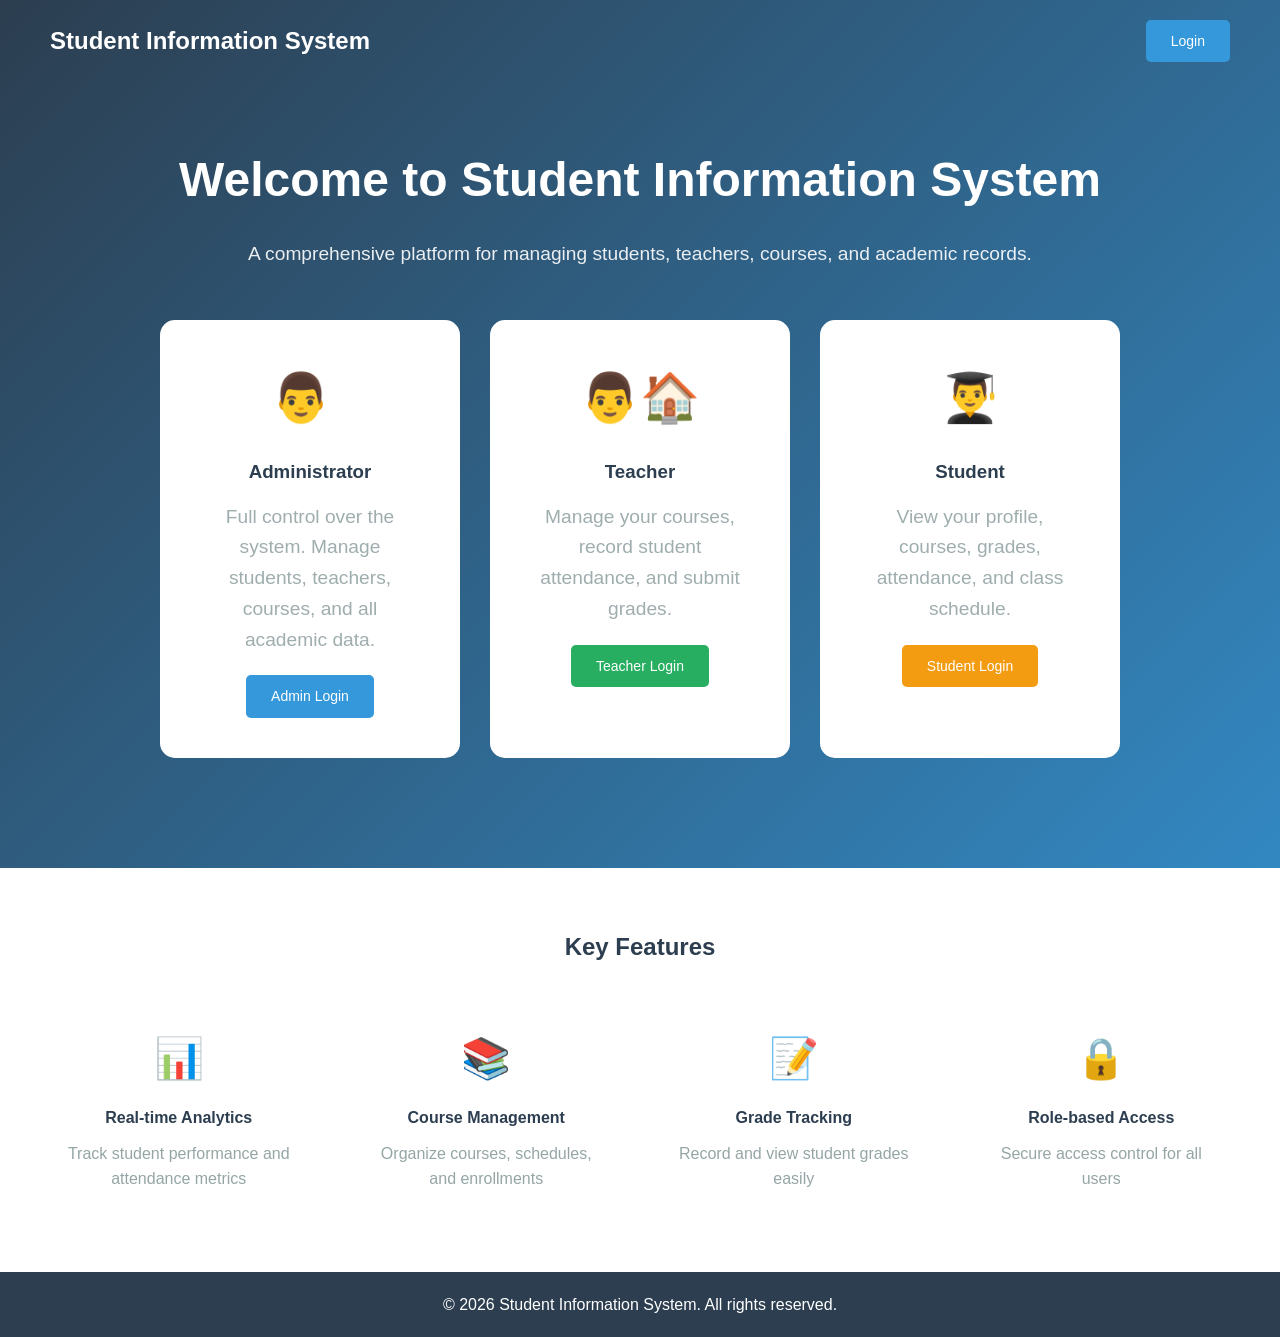
<file: frontend/index.html>
<!DOCTYPE html>
<html lang="en">
<head>
    <meta charset="UTF-8">
    <meta name="viewport" content="width=device-width, initial-scale=1.0">
    <title>Student Information System</title>
    <link rel="stylesheet" href="css/style.css">
</head>
<body>
    <div class="landing">
        <header class="landing-header">
            <div class="logo">Student Information System</div>
            <nav class="landing-nav">
                <a href="login.html" class="btn btn-primary">Login</a>
            </nav>
        </header>
        
        <section class="landing-hero">
            <h1>Welcome to Student Information System</h1>
            <p>A comprehensive platform for managing students, teachers, courses, and academic records.</p>
            
            <div class="role-cards">
                <div class="role-card">
                    <div class="icon">&#128104;&#8205;&#127996;</div>
                    <h3>Administrator</h3>
                    <p>Full control over the system. Manage students, teachers, courses, and all academic data.</p>
                    <a href="login.html?role=ADMIN" class="btn btn-primary">Admin Login</a>
                </div>
                
                <div class="role-card">
                    <div class="icon">&#128104;&#8205;&#127968;</div>
                    <h3>Teacher</h3>
                    <p>Manage your courses, record student attendance, and submit grades.</p>
                    <a href="login.html?role=TEACHER" class="btn btn-success">Teacher Login</a>
                </div>
                
                <div class="role-card">
                    <div class="icon">&#128104;&#8205;&#127891;</div>
                    <h3>Student</h3>
                    <p>View your profile, courses, grades, attendance, and class schedule.</p>
                    <a href="login.html?role=STUDENT" class="btn btn-warning">Student Login</a>
                </div>
            </div>
        </section>
        
        <section class="features">
            <h2>Key Features</h2>
            <div class="feature-grid">
                <div class="feature-item">
                    <div class="feature-icon">&#128202;</div>
                    <h4>Real-time Analytics</h4>
                    <p>Track student performance and attendance metrics</p>
                </div>
                <div class="feature-item">
                    <div class="feature-icon">&#128218;</div>
                    <h4>Course Management</h4>
                    <p>Organize courses, schedules, and enrollments</p>
                </div>
                <div class="feature-item">
                    <div class="feature-icon">&#128221;</div>
                    <h4>Grade Tracking</h4>
                    <p>Record and view student grades easily</p>
                </div>
                <div class="feature-item">
                    <div class="feature-icon">&#128274;</div>
                    <h4>Role-based Access</h4>
                    <p>Secure access control for all users</p>
                </div>
            </div>
        </section>
        
        <footer class="footer">
            <p>&copy; 2026 Student Information System. All rights reserved.</p>
        </footer>
    </div>
</body>
</html>
</file>
<file: frontend/css/style.css>
/* ===== CSS Variables ===== */
:root {
    --primary: #2c3e50;
    --secondary: #3498db;
    --success: #27ae60;
    --danger: #e74c3c;
    --warning: #f39c12;
    --info: #16a085;
    --purple: #9b59b6;
    --light: #ecf0f1;
    --dark: #2c3e50;
    --gray: #95a5a6;
    --white: #ffffff;
    --shadow: 0 2px 10px rgba(0,0,0,0.1);
}

/* ===== Reset & Base ===== */
* {
    margin: 0;
    padding: 0;
    box-sizing: border-box;
}

body {
    font-family: 'Segoe UI', Tahoma, Geneva, Verdana, sans-serif;
    background: #f5f6fa;
    color: #333;
    line-height: 1.6;
}

/* ===== Landing Page ===== */
.landing {
    min-height: 100vh;
    background: linear-gradient(135deg, var(--primary) 0%, var(--secondary) 100%);
}

.landing-header {
    padding: 20px 50px;
    display: flex;
    justify-content: space-between;
    align-items: center;
}

.landing-header .logo {
    color: var(--white);
    font-size: 1.5rem;
    font-weight: bold;
}

.landing-nav a {
    color: var(--white);
    text-decoration: none;
    padding: 10px 25px;
    border-radius: 5px;
    transition: all 0.3s;
}

.landing-hero {
    text-align: center;
    padding: 60px 20px;
    color: var(--white);
}

.landing-hero h1 {
    font-size: 3rem;
    margin-bottom: 20px;
}

.landing-hero p {
    font-size: 1.2rem;
    margin-bottom: 40px;
    opacity: 0.9;
}

.role-cards {
    display: grid;
    grid-template-columns: repeat(auto-fit, minmax(280px, 1fr));
    gap: 30px;
    max-width: 1000px;
    margin: 50px auto;
    padding: 0 20px;
}

.role-card {
    background: var(--white);
    padding: 40px;
    border-radius: 15px;
    text-align: center;
    transition: transform 0.3s, box-shadow 0.3s;
}

.role-card:hover {
    transform: translateY(-10px);
    box-shadow: 0 10px 30px rgba(0,0,0,0.2);
}

.role-card .icon {
    font-size: 3rem;
    margin-bottom: 20px;
}

.role-card h3 {
    color: var(--primary);
    margin-bottom: 15px;
}

.role-card p {
    color: var(--gray);
    margin-bottom: 20px;
}

.features {
    background: var(--white);
    padding: 60px 20px;
    text-align: center;
}

.features h2 {
    margin-bottom: 40px;
    color: var(--dark);
}

.feature-grid {
    display: grid;
    grid-template-columns: repeat(auto-fit, minmax(250px, 1fr));
    gap: 30px;
    max-width: 1200px;
    margin: 0 auto;
}

.feature-item {
    padding: 20px;
}

.feature-icon {
    font-size: 2.5rem;
    margin-bottom: 15px;
}

.feature-item h4 {
    color: var(--dark);
    margin-bottom: 10px;
}

.feature-item p {
    color: var(--gray);
}

/* ===== Buttons ===== */
.btn {
    display: inline-block;
    padding: 10px 25px;
    border: none;
    border-radius: 5px;
    cursor: pointer;
    font-size: 14px;
    text-decoration: none;
    transition: all 0.3s;
}

.btn-primary { background: var(--secondary); color: var(--white); }
.btn-success { background: var(--success); color: var(--white); }
.btn-danger { background: var(--danger); color: var(--white); }
.btn-warning { background: var(--warning); color: var(--white); }
.btn-secondary { background: var(--gray); color: var(--white); }
.btn-logout { background: var(--danger); color: var(--white); margin-left: 15px; }

.btn:hover { opacity: 0.9; transform: translateY(-2px); }
.btn-block { width: 100%; padding: 12px; }

/* ===== Login Page ===== */
.login-page {
    min-height: 100vh;
    display: flex;
    align-items: center;
    justify-content: center;
    background: linear-gradient(135deg, var(--primary) 0%, var(--secondary) 100%);
}

.login-container {
    width: 100%;
    max-width: 450px;
    padding: 20px;
}

.login-box {
    background: var(--white);
    padding: 40px;
    border-radius: 10px;
    box-shadow: 0 10px 40px rgba(0,0,0,0.2);
}

.login-header {
    text-align: center;
    margin-bottom: 30px;
}

.login-header h1 {
    color: var(--primary);
    margin-bottom: 10px;
}

.login-header p {
    color: var(--gray);
}

.demo-accounts {
    margin-top: 30px;
    padding: 15px;
    background: #f8f9fa;
    border-radius: 5px;
    font-size: 12px;
    text-align: center;
}

.demo-accounts h4 {
    margin-bottom: 10px;
    color: var(--dark);
}

.login-footer {
    text-align: center;
    margin-top: 20px;
}

.back-link {
    color: var(--secondary);
    text-decoration: none;
}

/* ===== Forms ===== */
.form-group {
    margin-bottom: 20px;
}

.form-group label {
    display: block;
    margin-bottom: 5px;
    font-weight: 500;
    color: var(--dark);
}

.form-group input,
.form-group select,
.form-group textarea {
    width: 100%;
    padding: 12px;
    border: 1px solid #ddd;
    border-radius: 5px;
    font-size: 14px;
    transition: border-color 0.3s;
}

.form-group input:focus,
.form-group select:focus,
.form-group textarea:focus {
    outline: none;
    border-color: var(--secondary);
}

.form-row {
    display: grid;
    grid-template-columns: repeat(auto-fit, minmax(200px, 1fr));
    gap: 15px;
}

.form-actions {
    display: flex;
    gap: 10px;
    margin-top: 20px;
}

/* ===== Alerts ===== */
.alert {
    padding: 15px 20px;
    border-radius: 5px;
    margin-bottom: 20px;
}

.alert-success { background: #d4edda; color: #155724; border: 1px solid #c3e6cb; }
.alert-danger { background: #f8d7da; color: #721c24; border: 1px solid #f5c6cb; }
.alert-warning { background: #fff3cd; color: #856404; border: 1px solid #ffeeba; }

/* ===== Navbar ===== */
.navbar {
    background: var(--primary);
    color: var(--white);
    padding: 15px 30px;
    display: flex;
    justify-content: space-between;
    align-items: center;
}

.nav-brand a {
    color: var(--white);
    text-decoration: none;
    font-size: 1.3rem;
    font-weight: bold;
}

.nav-user {
    display: flex;
    align-items: center;
    gap: 15px;
}

.role-badge {
    padding: 4px 12px;
    border-radius: 15px;
    font-size: 12px;
    font-weight: bold;
}

.role-admin { background: var(--danger); }
.role-teacher { background: var(--info); }
.role-student { background: var(--success); }

/* ===== Layout ===== */
.container {
    display: flex;
    min-height: calc(100vh - 60px);
}

/* ===== Sidebar ===== */
.sidebar {
    width: 250px;
    background: var(--white);
    box-shadow: 2px 0 5px rgba(0,0,0,0.1);
}

.sidebar-header {
    padding: 20px;
    background: var(--light);
    border-bottom: 1px solid #ddd;
}

.sidebar-header h3 {
    color: var(--dark);
}

.nav-menu {
    list-style: none;
    padding: 0;
}

.nav-menu li a {
    display: flex;
    align-items: center;
    padding: 15px 25px;
    color: var(--dark);
    text-decoration: none;
    transition: all 0.3s;
    border-left: 3px solid transparent;
}

.nav-menu li a:hover,
.nav-menu li.active a {
    background: #e8f4fc;
    border-left-color: var(--secondary);
    color: var(--secondary);
}

/* ===== Main Content ===== */
.main-content {
    flex: 1;
    padding: 30px;
    overflow-y: auto;
}

.section {
    display: none;
}

.section.active {
    display: block;
}

.section-header {
    display: flex;
    justify-content: space-between;
    align-items: center;
    margin-bottom: 20px;
}

.section-header h2 {
    color: var(--dark);
}

/* ===== Stats Grid ===== */
.stats-grid {
    display: grid;
    grid-template-columns: repeat(auto-fit, minmax(220px, 1fr));
    gap: 20px;
    margin-bottom: 30px;
}

.stat-card {
    background: var(--white);
    padding: 25px;
    border-radius: 10px;
    box-shadow: var(--shadow);
    display: flex;
    align-items: center;
    gap: 20px;
}

.stat-icon {
    width: 60px;
    height: 60px;
    border-radius: 50%;
    display: flex;
    align-items: center;
    justify-content: center;
    font-size: 1.8rem;
}

.stat-blue .stat-icon { background: #e8f4fc; color: var(--secondary); }
.stat-green .stat-icon { background: #e8f9f0; color: var(--success); }
.stat-orange .stat-icon { background: #fef5e7; color: var(--warning); }
.stat-red .stat-icon { background: #fdeaea; color: var(--danger); }
.stat-purple .stat-icon { background: #f3e8fc; color: var(--purple); }

.stat-info h4 {
    color: var(--gray);
    font-size: 14px;
    font-weight: 500;
}

.stat-info h2 {
    font-size: 2rem;
    color: var(--dark);
}

/* ===== Tables ===== */
.table-responsive {
    overflow-x: auto;
    background: var(--white);
    border-radius: 10px;
    box-shadow: var(--shadow);
}

.data-table {
    width: 100%;
    border-collapse: collapse;
}

.data-table th,
.data-table td {
    padding: 12px 15px;
    text-align: left;
    border-bottom: 1px solid #eee;
}

.data-table th {
    background: var(--light);
    font-weight: 600;
    color: var(--dark);
}

.data-table tr:last-child td {
    border-bottom: none;
}

.data-table tr:hover {
    background: #f8f9fa;
}

/* ===== Modal ===== */
.modal {
    display: none;
    position: fixed;
    top: 0;
    left: 0;
    width: 100%;
    height: 100%;
    background: rgba(0,0,0,0.5);
    z-index: 1000;
    align-items: center;
    justify-content: center;
}

.modal.show {
    display: flex;
}

.modal-content {
    background: var(--white);
    padding: 0;
    border-radius: 10px;
    width: 100%;
    max-width: 500px;
    max-height: 90vh;
    overflow-y: auto;
    animation: modalSlide 0.3s;
}

@keyframes modalSlide {
    from { transform: translateY(-50px); opacity: 0; }
    to { transform: translateY(0); opacity: 1; }
}

.modal-header {
    display: flex;
    justify-content: space-between;
    align-items: center;
    padding: 20px;
    border-bottom: 1px solid #eee;
}

.modal-header h3 {
    color: var(--dark);
}

.modal-header .close {
    font-size: 24px;
    cursor: pointer;
    color: var(--gray);
}

.modal-header .close:hover {
    color: var(--danger);
}

.modal-content form {
    padding: 20px;
}

/* ===== Profile Card ===== */
.profile-card {
    background: var(--white);
    padding: 30px;
    border-radius: 10px;
    box-shadow: var(--shadow);
    display: flex;
    align-items: center;
    gap: 30px;
}

.profile-avatar {
    width: 100px;
    height: 100px;
    border-radius: 50%;
    background: var(--secondary);
    display: flex;
    align-items: center;
    justify-content: center;
    font-size: 2.5rem;
    color: var(--white);
}

.profile-info p {
    margin-bottom: 10px;
}

/* ===== Footer ===== */
.footer {
    background: var(--dark);
    color: var(--white);
    text-align: center;
    padding: 20px;
}

/* ===== Responsive ===== */
@media (max-width: 768px) {
    .container {
        flex-direction: column;
    }
    
    .sidebar {
        width: 100%;
    }
    
    .landing-header {
        flex-direction: column;
        gap: 15px;
    }
    
    .landing-hero h1 {
        font-size: 2rem;
    }
    
    .stats-grid {
        grid-template-columns: 1fr;
    }
    
    .profile-card {
        flex-direction: column;
        text-align: center;
    }
}
</file>
